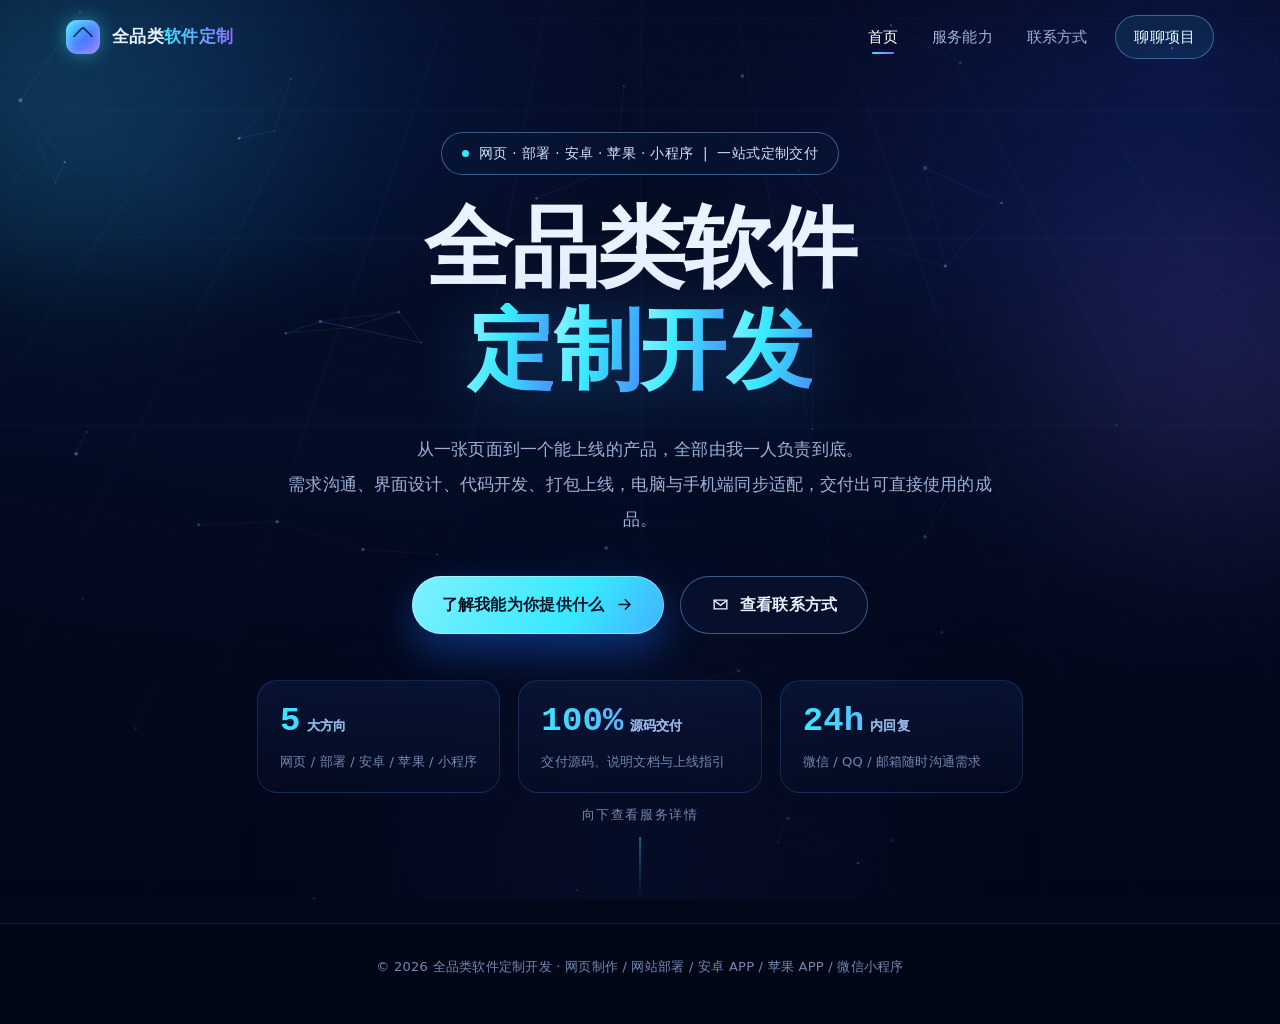
<file: index.html>
<!DOCTYPE html>
<html lang="zh-CN">
<head>
<meta charset="UTF-8" />
<meta name="viewport" content="width=device-width, initial-scale=1" />
<meta name="theme-color" content="#03071a" />
<meta name="description" content="全品类软件定制开发：网页制作、网站部署、安卓 APP、苹果 APP、微信小程序，一站式定制开发与上线交付。" />
<title>全品类软件定制开发 · 网页 / 部署 / 安卓 / 苹果 / 小程序</title>
<link rel="stylesheet" href="assets/css/style.css?v=3" />
<script>
  /* 仅在脚本可用时启用动画；内置兜底：即使主脚本加载/执行失败，页面也不会空白 */
  (function(){var h=document.documentElement;h.classList.add('js','is-loading');setTimeout(function(){if(h.classList.contains('is-loading')){h.classList.remove('is-loading','js');}},2600);})();
</script>
</head>
<body class="page page--home">

<!-- 背景层 -->
<div class="bg" aria-hidden="true">
  <span class="bg__grid"></span>
  <span class="bg__orb bg__orb--1"></span>
  <span class="bg__orb bg__orb--2"></span>
  <span class="bg__orb bg__orb--3"></span>
  <canvas class="bg__stars" id="stars"></canvas>
  <span class="bg__vignette"></span>
</div>

<!-- 转场幕布 -->
<div class="curtain" data-curtain aria-hidden="true"><span class="curtain__logo">DEV</span></div>

<!-- 顶部导航 -->
<header class="nav" data-nav-bar>
  <div class="nav__inner">
    <a class="brand" href="index.html" data-nav>
      <span class="brand__mark" aria-hidden="true"></span>
      <span class="brand__text">全品类<em>软件定制</em></span>
    </a>
    <button class="nav__toggle" data-menu-toggle aria-controls="nav-links" aria-expanded="false" aria-label="展开导航菜单">
      <span></span><span></span><span></span>
    </button>
    <nav class="nav__links" id="nav-links" data-nav-links aria-label="主导航">
      <a href="index.html" class="is-active" data-nav>首页</a>
      <a href="services.html" data-nav>服务能力</a>
      <a href="contact.html" data-nav>联系方式</a>
      <a class="nav__cta" href="contact.html" data-nav>聊聊项目</a>
    </nav>
  </div>
  <span class="progress" data-progress aria-hidden="true"></span>
</header>

<main class="hero" data-pointer-glow>
  <span class="hero__glow" aria-hidden="true"></span>

  <div class="hero__inner">
    <p class="hero__badge" data-reveal data-delay="0">
      <span class="dot" aria-hidden="true"></span>
      网页 · 部署 · 安卓 · 苹果 · 小程序 &nbsp;|&nbsp; 一站式定制交付
    </p>

    <h1 class="hero__title" data-reveal data-delay="60">
      <span class="hero__line"><span data-split>全品类软件</span></span>
      <span class="hero__line hero__line--accent"><span data-split>定制开发</span></span>
    </h1>

    <p class="hero__sub" data-reveal data-delay="120">
      从一张页面到一个能上线的产品，全部由我一人负责到底。<br />
      需求沟通、界面设计、代码开发、打包上线，电脑与手机端同步适配，交付出可直接使用的成品。
    </p>

    <div class="hero__actions" data-reveal data-delay="180">
      <a class="btn btn--primary" href="services.html" data-nav data-sheet-link>
        <span class="btn__label">了解我能为你提供什么</span>
        <svg class="btn__icon" viewBox="0 0 24 24" aria-hidden="true"><path d="M5 12h13M13 6l6 6-6 6" fill="none" stroke="currentColor" stroke-width="1.9" stroke-linecap="round" stroke-linejoin="round"/></svg>
      </a>
      <a class="btn btn--ghost" href="contact.html" data-nav>
        <svg class="btn__icon" viewBox="0 0 24 24" aria-hidden="true"><path d="M4 6.5h16v11H4z" fill="none" stroke="currentColor" stroke-width="1.7"/><path d="M4 7l8 6 8-6" fill="none" stroke="currentColor" stroke-width="1.7" stroke-linecap="round"/></svg>
        <span class="btn__label">查看联系方式</span>
      </a>
    </div>

    <ul class="hero__stats" data-reveal data-delay="240">
      <li class="stat">
        <span class="stat__num"><span data-count="5">0</span><i>大方向</i></span>
        <span class="stat__label">网页 / 部署 / 安卓 / 苹果 / 小程序</span>
      </li>
      <li class="stat">
        <span class="stat__num"><span data-count="100" data-suffix="%">0</span><i>源码交付</i></span>
        <span class="stat__label">交付源码、说明文档与上线指引</span>
      </li>
      <li class="stat">
        <span class="stat__num"><span data-count="24" data-suffix="h">0</span><i>内回复</i></span>
        <span class="stat__label">微信 / QQ / 邮箱随时沟通需求</span>
      </li>
    </ul>
  </div>

  <a class="hero__scroll" href="services.html" data-nav data-sheet-link>
    <span>向下查看服务详情</span>
    <span class="hero__scroll-line" aria-hidden="true"></span>
  </a>
</main>

<footer class="foot">
  <p class="foot__text">© <span data-year>2026</span> 全品类软件定制开发 · 网页制作 / 网站部署 / 安卓 APP / 苹果 APP / 微信小程序</p>
</footer>

<script src="assets/js/main.js?v=2"></script>
</body>
</html>
</file>
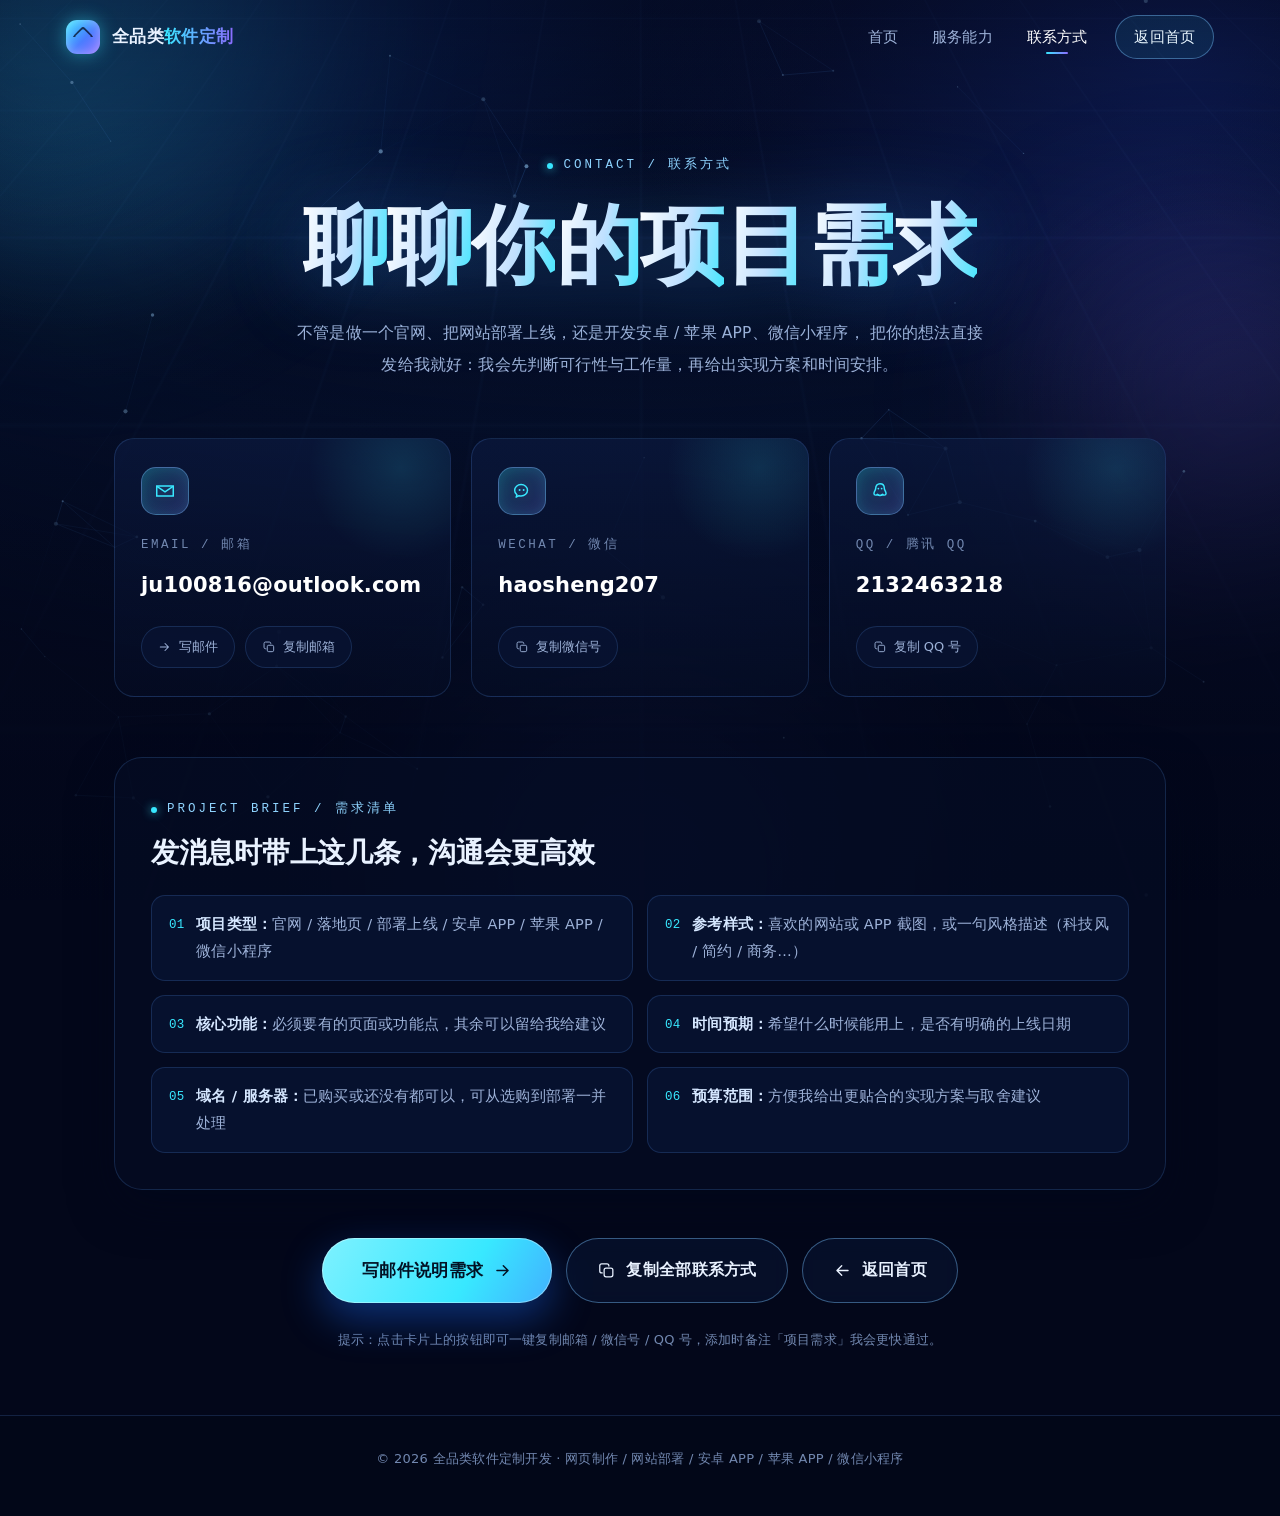
<file: contact.html>
<!DOCTYPE html>
<html lang="zh-CN">
<head>
<meta charset="UTF-8" />
<meta name="viewport" content="width=device-width, initial-scale=1" />
<meta name="theme-color" content="#03071a" />
<meta name="description" content="联系方式：邮箱 ju100816@outlook.com，微信 haosheng207，QQ 2132463218。聊聊你的项目需求。" />
<title>聊聊你的项目需求 · 联系方式</title>
<link rel="stylesheet" href="assets/css/style.css?v=3" />
<script>
  /* 仅在脚本可用时启用动画；内置兜底：即使主脚本加载/执行失败，页面也不会空白 */
  (function(){var h=document.documentElement;h.classList.add('js','is-loading');setTimeout(function(){if(h.classList.contains('is-loading')){h.classList.remove('is-loading','js');}},2600);})();
</script>
</head>
<body class="page page--contact">

<!-- 背景层 -->
<div class="bg" aria-hidden="true">
  <span class="bg__grid"></span>
  <span class="bg__orb bg__orb--1"></span>
  <span class="bg__orb bg__orb--2"></span>
  <span class="bg__orb bg__orb--3"></span>
  <canvas class="bg__stars" id="stars"></canvas>
  <span class="bg__vignette"></span>
</div>

<!-- 转场幕布 -->
<div class="curtain" data-curtain aria-hidden="true"><span class="curtain__logo">DEV</span></div>

<!-- 顶部导航 -->
<header class="nav" data-nav-bar>
  <div class="nav__inner">
    <a class="brand" href="index.html" data-nav>
      <span class="brand__mark" aria-hidden="true"></span>
      <span class="brand__text">全品类<em>软件定制</em></span>
    </a>
    <button class="nav__toggle" data-menu-toggle aria-controls="nav-links" aria-expanded="false" aria-label="展开导航菜单">
      <span></span><span></span><span></span>
    </button>
    <nav class="nav__links" id="nav-links" data-nav-links aria-label="主导航">
      <a href="index.html" data-nav>首页</a>
      <a href="services.html" data-nav>服务能力</a>
      <a href="contact.html" class="is-active" data-nav>联系方式</a>
      <a class="nav__cta" href="index.html" data-nav>返回首页</a>
    </nav>
  </div>
  <span class="progress" data-progress aria-hidden="true"></span>
</header>

<main class="contact-wrap">
  <header class="contact-head">
    <p class="eyebrow" data-reveal data-delay="0"><span class="dot" aria-hidden="true"></span>Contact / 联系方式</p>
    <h1 class="contact-title" data-reveal data-delay="60"><span data-split>聊聊你的项目需求</span></h1>
    <p class="contact-sub" data-reveal data-delay="120">
      不管是做一个官网、把网站部署上线，还是开发安卓 / 苹果 APP、微信小程序，
      把你的想法直接发给我就好：我会先判断可行性与工作量，再给出实现方案和时间安排。
    </p>
  </header>

  <section class="contact-grid" aria-label="联系方式">
    <article class="ccard" data-reveal data-delay="0">
      <span class="ccard__icon" aria-hidden="true">
        <svg viewBox="0 0 24 24"><path d="M3 6.5h18v11H3z" fill="none" stroke="currentColor" stroke-width="1.6"/><path d="M3.6 7.3 12 13l8.4-5.7" fill="none" stroke="currentColor" stroke-width="1.6" stroke-linecap="round"/></svg>
      </span>
      <p class="ccard__label">Email / 邮箱</p>
      <a class="ccard__value" href="mailto:ju100816@outlook.com">ju100816@outlook.com</a>
      <div class="ccard__actions">
        <a class="mini" href="mailto:ju100816@outlook.com">
          <svg viewBox="0 0 24 24" aria-hidden="true"><path d="M4 12h13M12 6l6 6-6 6" fill="none" stroke="currentColor" stroke-width="1.8" stroke-linecap="round" stroke-linejoin="round"/></svg>
          写邮件
        </a>
        <button class="mini" type="button" data-copy="ju100816@outlook.com" data-copy-label="邮箱">
          <svg viewBox="0 0 24 24" aria-hidden="true"><rect x="9" y="9" width="11" height="11" rx="2.5" fill="none" stroke="currentColor" stroke-width="1.6"/><path d="M15 6.4V6a2.5 2.5 0 0 0-2.5-2.5H6A2.5 2.5 0 0 0 3.5 6v6.5A2.5 2.5 0 0 0 6 15h.6" fill="none" stroke="currentColor" stroke-width="1.6" stroke-linecap="round"/></svg>
          复制邮箱
        </button>
      </div>
    </article>

    <article class="ccard" data-reveal data-delay="70">
      <span class="ccard__icon" aria-hidden="true">
        <svg viewBox="0 0 24 24"><path d="M4 11.2c0-3.4 3.1-6.2 7-6.2s7 2.8 7 6.2-3.1 6.2-7 6.2c-.8 0-1.6-.1-2.3-.3L5.6 18.7l.9-2.5A5.9 5.9 0 0 1 4 11.2Z" fill="none" stroke="currentColor" stroke-width="1.6" stroke-linejoin="round"/><circle cx="9.4" cy="11" r="1.05" fill="currentColor"/><circle cx="13.8" cy="11" r="1.05" fill="currentColor"/></svg>
      </span>
      <p class="ccard__label">WeChat / 微信</p>
      <span class="ccard__value">haosheng207</span>
      <div class="ccard__actions">
        <button class="mini" type="button" data-copy="haosheng207" data-copy-label="微信号">
          <svg viewBox="0 0 24 24" aria-hidden="true"><rect x="9" y="9" width="11" height="11" rx="2.5" fill="none" stroke="currentColor" stroke-width="1.6"/><path d="M15 6.4V6a2.5 2.5 0 0 0-2.5-2.5H6A2.5 2.5 0 0 0 3.5 6v6.5A2.5 2.5 0 0 0 6 15h.6" fill="none" stroke="currentColor" stroke-width="1.6" stroke-linecap="round"/></svg>
          复制微信号
        </button>
      </div>
    </article>

    <article class="ccard" data-reveal data-delay="140">
      <span class="ccard__icon" aria-hidden="true">
        <svg viewBox="0 0 24 24"><path d="M12 4c2.8 0 4.7 2.1 4.7 4.9 0 .9.3 1.6.7 2.3.7 1.2 1.2 2.3 1.2 3.4 0 1.2-.8 1.9-1.9 1.9-.8 0-1.4-.3-1.9-.8-.7.7-1.6 1.1-2.8 1.1s-2.1-.4-2.8-1.1c-.5.5-1.1.8-1.9.8-1.1 0-1.9-.7-1.9-1.9 0-1.1.5-2.2 1.2-3.4.4-.7.7-1.4.7-2.3C7.3 6.1 9.2 4 12 4Z" fill="none" stroke="currentColor" stroke-width="1.6" stroke-linejoin="round"/><circle cx="10.2" cy="9.3" r=".95" fill="currentColor"/><circle cx="13.8" cy="9.3" r=".95" fill="currentColor"/></svg>
      </span>
      <p class="ccard__label">QQ / 腾讯 QQ</p>
      <span class="ccard__value">2132463218</span>
      <div class="ccard__actions">
        <button class="mini" type="button" data-copy="2132463218" data-copy-label="QQ 号">
          <svg viewBox="0 0 24 24" aria-hidden="true"><rect x="9" y="9" width="11" height="11" rx="2.5" fill="none" stroke="currentColor" stroke-width="1.6"/><path d="M15 6.4V6a2.5 2.5 0 0 0-2.5-2.5H6A2.5 2.5 0 0 0 3.5 6v6.5A2.5 2.5 0 0 0 6 15h.6" fill="none" stroke="currentColor" stroke-width="1.6" stroke-linecap="round"/></svg>
          复制 QQ 号
        </button>
      </div>
    </article>

  </section>

  <section class="needs" data-reveal>
    <p class="eyebrow"><span class="dot" aria-hidden="true"></span>Project Brief / 需求清单</p>
    <h2 class="needs__title">发消息时带上这几条，沟通会更高效</h2>
    <ul class="needs__list">
      <li><span class="num">01</span><span><b>项目类型：</b>官网 / 落地页 / 部署上线 / 安卓 APP / 苹果 APP / 微信小程序</span></li>
      <li><span class="num">02</span><span><b>参考样式：</b>喜欢的网站或 APP 截图，或一句风格描述（科技风 / 简约 / 商务…）</span></li>
      <li><span class="num">03</span><span><b>核心功能：</b>必须要有的页面或功能点，其余可以留给我给建议</span></li>
      <li><span class="num">04</span><span><b>时间预期：</b>希望什么时候能用上，是否有明确的上线日期</span></li>
      <li><span class="num">05</span><span><b>域名 / 服务器：</b>已购买或还没有都可以，可从选购到部署一并处理</span></li>
      <li><span class="num">06</span><span><b>预算范围：</b>方便我给出更贴合的实现方案与取舍建议</span></li>
    </ul>
  </section>

  <div class="contact-cta" data-reveal>
    <a class="btn btn--primary btn--lg" href="mailto:ju100816@outlook.com">
      <span class="btn__label">写邮件说明需求</span>
      <svg class="btn__icon" viewBox="0 0 24 24" aria-hidden="true"><path d="M5 12h13M13 6l6 6-6 6" fill="none" stroke="currentColor" stroke-width="1.9" stroke-linecap="round" stroke-linejoin="round"/></svg>
    </a>
    <button class="btn btn--ghost" type="button" data-copy="微信：haosheng207 / QQ：2132463218 / 邮箱：ju100816@outlook.com" data-copy-label="全部联系方式">
      <svg class="btn__icon" viewBox="0 0 24 24" aria-hidden="true"><rect x="9" y="9" width="11" height="11" rx="2.5" fill="none" stroke="currentColor" stroke-width="1.6"/><path d="M15 6.4V6a2.5 2.5 0 0 0-2.5-2.5H6A2.5 2.5 0 0 0 3.5 6v6.5A2.5 2.5 0 0 0 6 15h.6" fill="none" stroke="currentColor" stroke-width="1.6" stroke-linecap="round"/></svg>
      <span class="btn__label">复制全部联系方式</span>
    </button>
    <button class="btn btn--ghost" type="button" data-back="index.html">
      <svg class="btn__icon" viewBox="0 0 24 24" aria-hidden="true"><path d="M19 12H6M11 6l-6 6 6 6" fill="none" stroke="currentColor" stroke-width="1.7" stroke-linecap="round" stroke-linejoin="round"/></svg>
      <span class="btn__label">返回首页</span>
    </button>
  </div>

  <p class="contact-tip">提示：点击卡片上的按钮即可一键复制邮箱 / 微信号 / QQ 号，添加时备注「项目需求」我会更快通过。</p>

</main>

<footer class="foot">
  <p class="foot__text">© <span data-year>2026</span> 全品类软件定制开发 · 网页制作 / 网站部署 / 安卓 APP / 苹果 APP / 微信小程序</p>
</footer>

<script src="assets/js/main.js?v=2"></script>
</body>
</html>
</file>
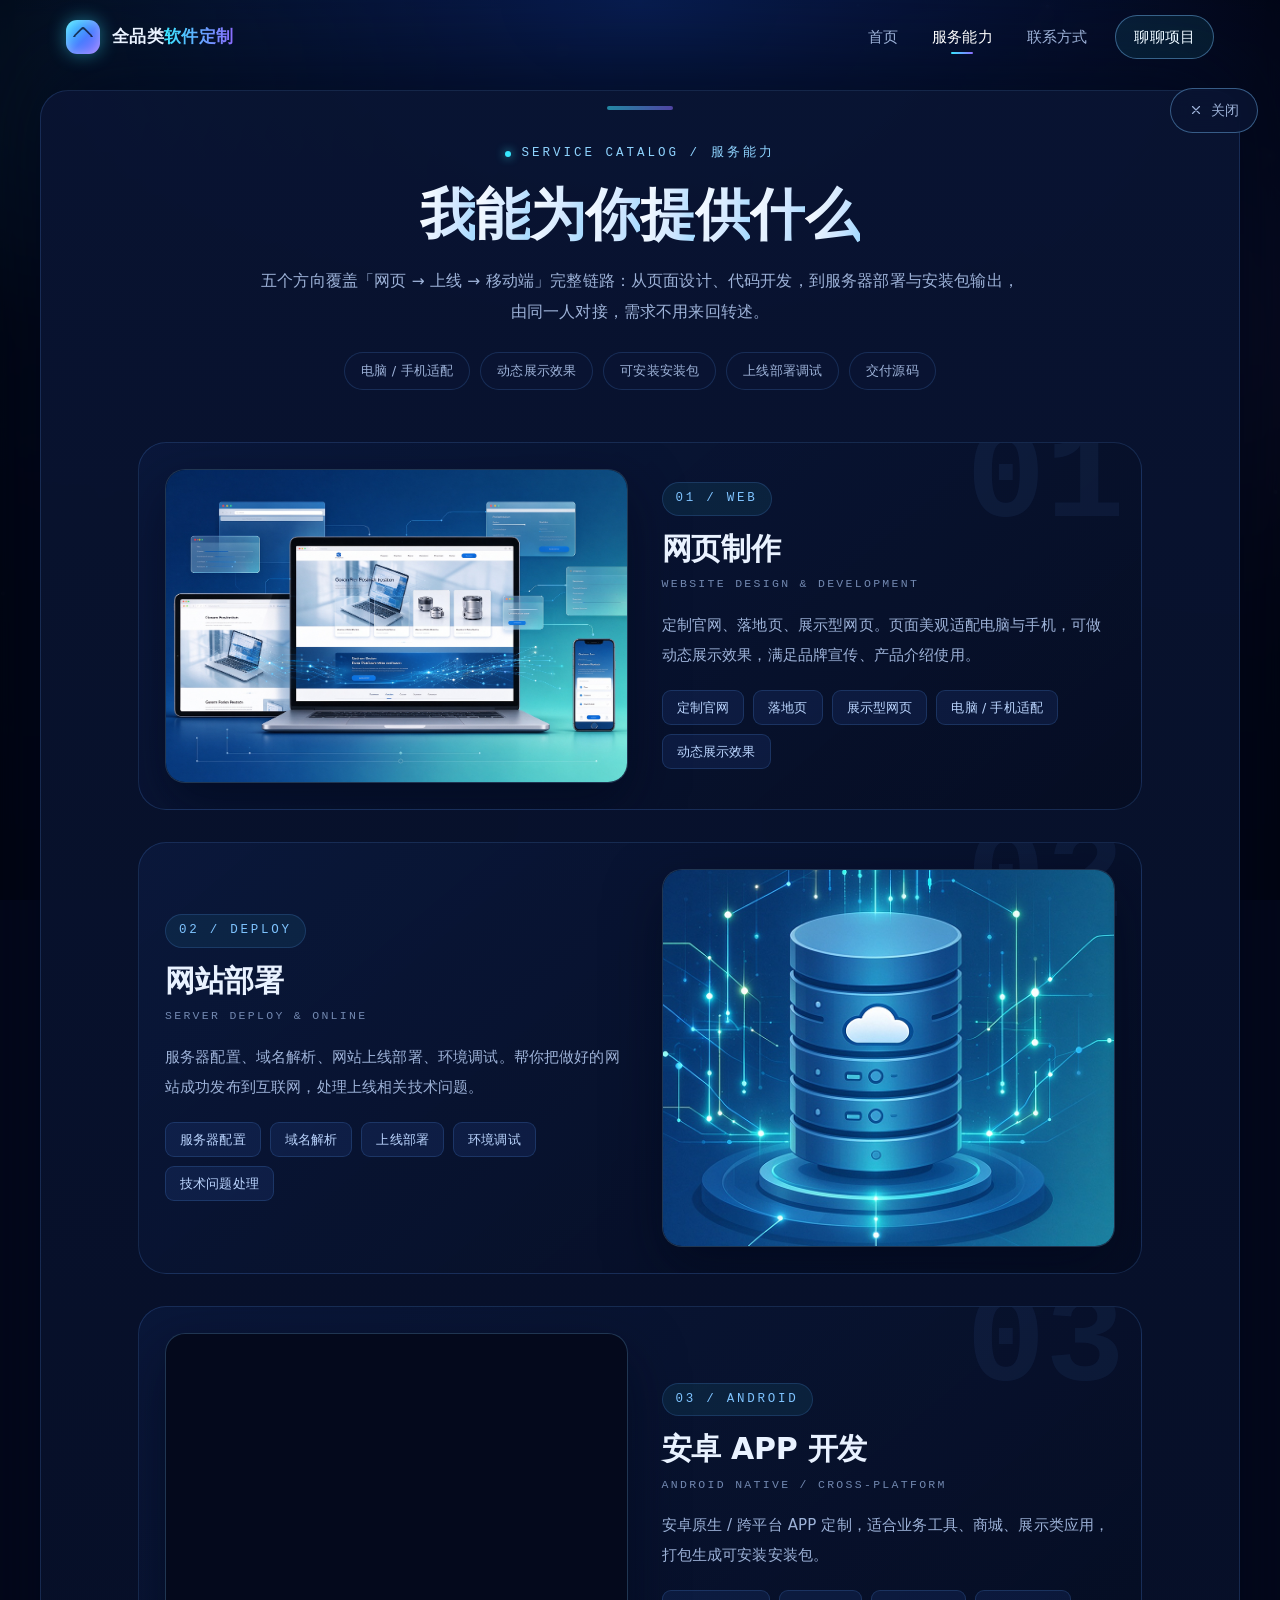
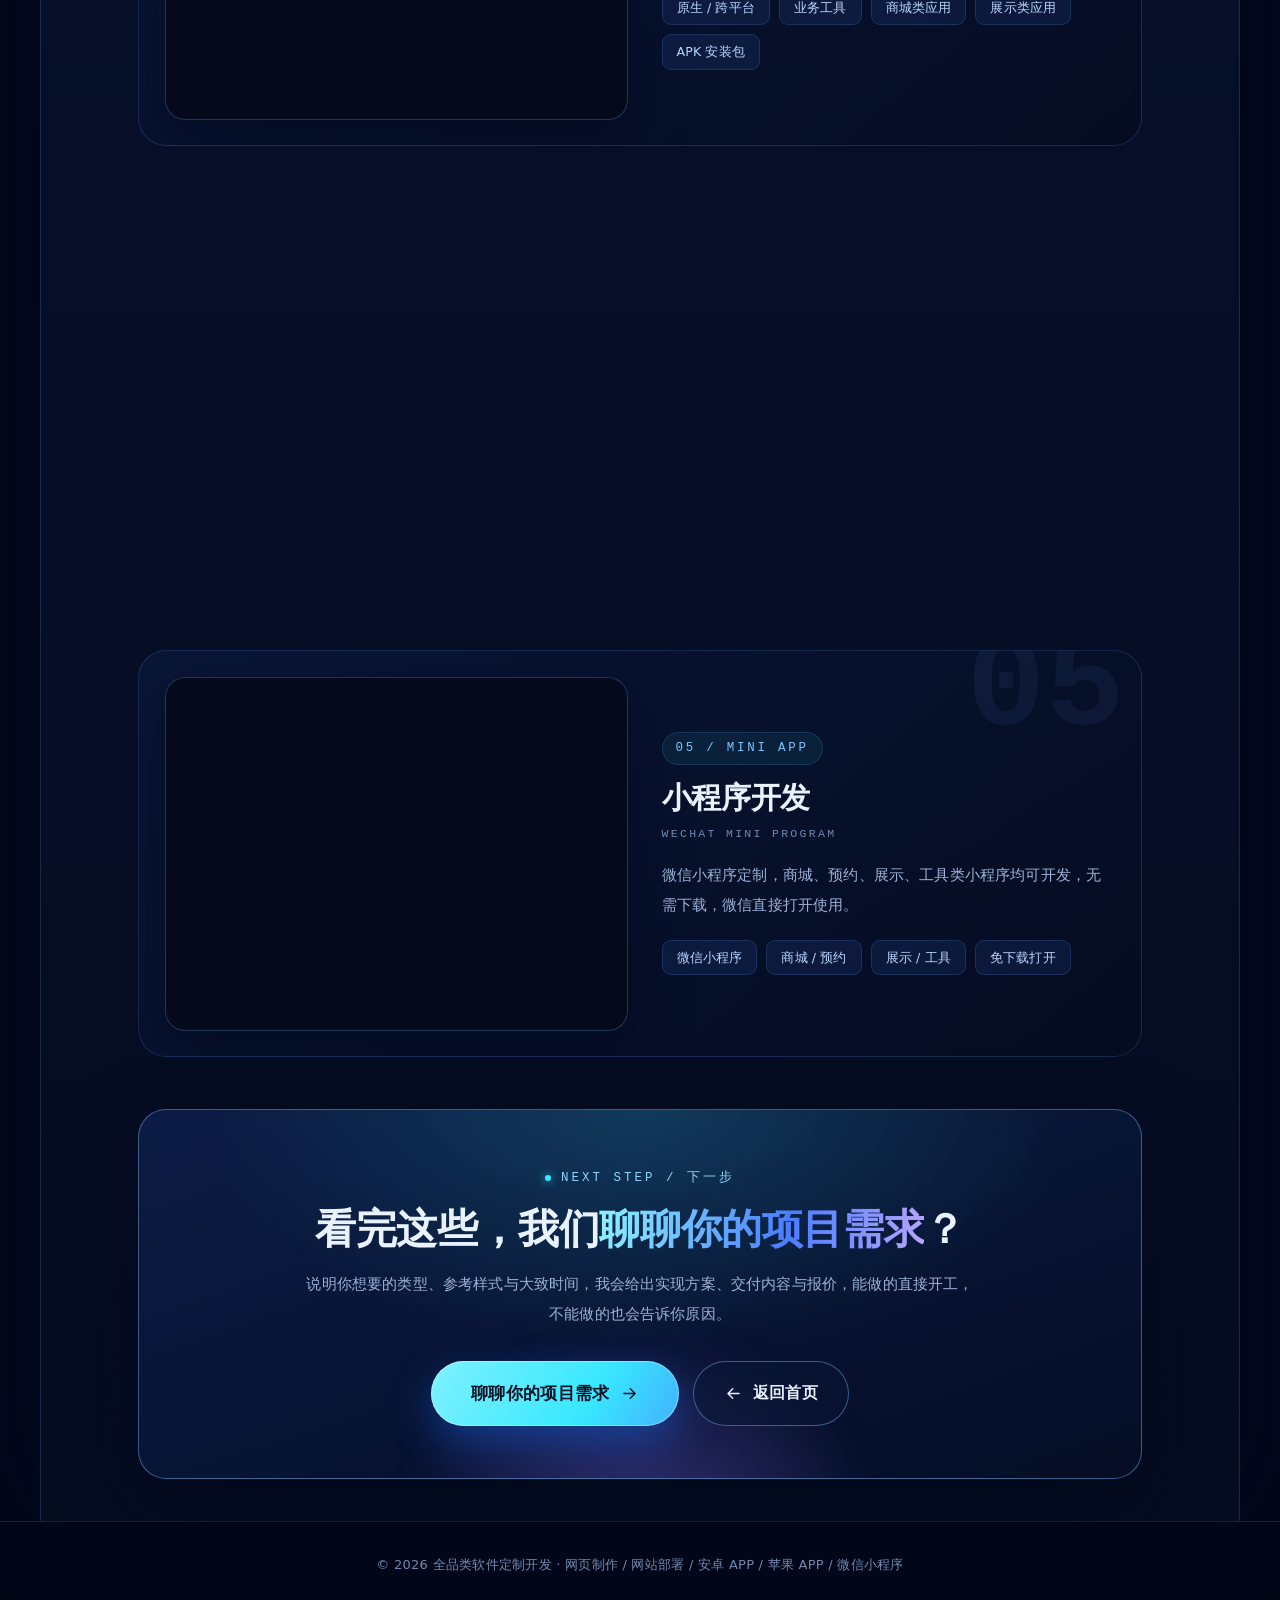
<file: services.html>
<!DOCTYPE html>
<html lang="zh-CN">
<head>
<meta charset="UTF-8" />
<meta name="viewport" content="width=device-width, initial-scale=1" />
<meta name="theme-color" content="#03071a" />
<meta name="description" content="服务能力：网页制作、网站部署、安卓 APP 开发、苹果 APP 开发、微信小程序开发，全流程定制与上线交付。" />
<title>我能为你提供什么 · 全品类软件定制开发</title>
<link rel="stylesheet" href="assets/css/style.css?v=3" />
<script>
  /* 仅在脚本可用时启用动画；内置兜底：即使主脚本加载/执行失败，页面也不会空白 */
  (function(){var h=document.documentElement;h.classList.add('js','is-loading');setTimeout(function(){if(h.classList.contains('is-loading')){h.classList.remove('is-loading','js');}},2600);})();
</script>
</head>
<body class="page page--sheet">

<!-- 背景层 -->
<div class="bg" aria-hidden="true">
  <span class="bg__grid"></span>
  <span class="bg__orb bg__orb--1"></span>
  <span class="bg__orb bg__orb--2"></span>
  <span class="bg__orb bg__orb--3"></span>
  <canvas class="bg__stars" id="stars"></canvas>
  <span class="bg__vignette"></span>
</div>

<!-- 弹出层背景遮罩 -->
<div class="sheet-backdrop" aria-hidden="true"></div>

<!-- 转场幕布 -->
<div class="curtain" data-curtain aria-hidden="true"><span class="curtain__logo">DEV</span></div>

<!-- 顶部导航 -->
<header class="nav" data-nav-bar>
  <div class="nav__inner">
    <a class="brand" href="index.html" data-nav>
      <span class="brand__mark" aria-hidden="true"></span>
      <span class="brand__text">全品类<em>软件定制</em></span>
    </a>
    <button class="nav__toggle" data-menu-toggle aria-controls="nav-links" aria-expanded="false" aria-label="展开导航菜单">
      <span></span><span></span><span></span>
    </button>
    <nav class="nav__links" id="nav-links" data-nav-links aria-label="主导航">
      <a href="index.html" data-nav>首页</a>
      <a href="services.html" class="is-active" data-nav>服务能力</a>
      <a href="contact.html" data-nav>联系方式</a>
      <a class="nav__cta" href="contact.html" data-nav>聊聊项目</a>
    </nav>
  </div>
  <span class="progress" data-progress aria-hidden="true"></span>
</header>

<!-- 关闭按钮（返回首页） -->
<button class="sheet-close" data-back="index.html" aria-label="关闭并返回首页">
  <svg viewBox="0 0 24 24" aria-hidden="true"><path d="M6 6l12 12M18 6L6 18" fill="none" stroke="currentColor" stroke-width="2" stroke-linecap="round"/></svg>
  <span>关闭</span>
</button>

<!-- 弹出内容面板 -->
<main class="sheet">
  <span class="sheet__grip" aria-hidden="true"></span>

  <div class="sheet__inner">
    <header class="sheet__head">
      <p class="eyebrow" data-reveal data-delay="0"><span class="dot" aria-hidden="true"></span>Service Catalog / 服务能力</p>
      <h1 class="sheet__title" data-reveal data-delay="60"><span data-split>我能为你提供什么</span></h1>
      <p class="sheet__lead" data-reveal data-delay="120">
        五个方向覆盖「网页 → 上线 → 移动端」完整链路：从页面设计、代码开发，到服务器部署与安装包输出，
        由同一人对接，需求不用来回转述。
      </p>
      <ul class="chips" data-reveal data-delay="180">
        <li>电脑 / 手机适配</li>
        <li>动态展示效果</li>
        <li>可安装安装包</li>
        <li>上线部署调试</li>
        <li>交付源码</li>
      </ul>
    </header>

    <section class="services" aria-label="服务详情">
      <article class="service" data-index="01" id="web" data-reveal data-delay="0">
        <figure class="service__media" data-tilt>
          <img class="service__img--web" src="assets/img/service-web.png?v=3" alt="网页制作示例：定制官网、落地页与展示型网页的电脑端与手机端界面" loading="lazy" decoding="async" />
        </figure>
        <div class="service__body">
          <span class="service__no">01 / WEB</span>
          <h2 class="service__title">网页制作</h2>
          <p class="service__en">Website Design &amp; Development</p>
          <p class="service__desc">
            定制官网、落地页、展示型网页。页面美观适配电脑与手机，可做动态展示效果，满足品牌宣传、产品介绍使用。
          </p>
          <ul class="tags">
            <li>定制官网</li>
            <li>落地页</li>
            <li>展示型网页</li>
            <li>电脑 / 手机适配</li>
            <li>动态展示效果</li>
          </ul>
        </div>
      </article>

      <article class="service service--rev" data-index="02" id="deploy" data-reveal data-delay="0">
        <figure class="service__media" data-tilt>
          <img class="service__img--deploy" src="assets/img/service-deploy.png?v=3" alt="网站部署示例：服务器配置、域名解析与网站上线调试界面" loading="lazy" decoding="async" />
        </figure>
        <div class="service__body">
          <span class="service__no">02 / DEPLOY</span>
          <h2 class="service__title">网站部署</h2>
          <p class="service__en">Server Deploy &amp; Online</p>
          <p class="service__desc">
            服务器配置、域名解析、网站上线部署、环境调试。帮你把做好的网站成功发布到互联网，处理上线相关技术问题。
          </p>
          <ul class="tags">
            <li>服务器配置</li>
            <li>域名解析</li>
            <li>上线部署</li>
            <li>环境调试</li>
            <li>技术问题处理</li>
          </ul>
        </div>
      </article>

      <article class="service" data-index="03" id="android" data-reveal data-delay="0">
        <figure class="service__media" data-tilt>
          <img class="service__img--android" src="assets/img/service-android.png?v=3" alt="安卓 APP 开发示例：安卓原生与跨平台 APP 界面及可安装安装包" loading="lazy" decoding="async" />
        </figure>
        <div class="service__body">
          <span class="service__no">03 / ANDROID</span>
          <h2 class="service__title">安卓 APP 开发</h2>
          <p class="service__en">Android Native / Cross-Platform</p>
          <p class="service__desc">
            安卓原生 / 跨平台 APP 定制，适合业务工具、商城、展示类应用，打包生成可安装安装包。
          </p>
          <ul class="tags">
            <li>原生 / 跨平台</li>
            <li>业务工具</li>
            <li>商城类应用</li>
            <li>展示类应用</li>
            <li>APK 安装包</li>
          </ul>
        </div>
      </article>

      <article class="service service--rev" data-index="04" id="ios" data-reveal data-delay="0">
        <figure class="service__media" data-tilt>
          <img class="service__img--ios" src="assets/img/service-ios.png?v=3" alt="苹果 APP 开发示例：iOS 定制界面与 iPhone 设备适配效果" loading="lazy" decoding="async" />
        </figure>
        <div class="service__body">
          <span class="service__no">04 / IOS</span>
          <h2 class="service__title">苹果 APP 开发</h2>
          <p class="service__en">iOS App Development</p>
          <p class="service__desc">
            iOS 苹果 APP 定制开发，可完成打包 ipa，适配 iPhone 设备。
          </p>
          <ul class="tags">
            <li>iOS 定制开发</li>
            <li>打包 ipa</li>
            <li>iPhone 适配</li>
            <li>真机调试</li>
          </ul>
        </div>
      </article>

      <article class="service" data-index="05" id="miniapp" data-reveal data-delay="0">
        <figure class="service__media" data-tilt>
          <img class="service__img--miniapp" src="assets/img/service-miniapp.png?v=3" alt="微信小程序开发示例：商城、预约、展示与工具类小程序界面" loading="lazy" decoding="async" />
        </figure>
        <div class="service__body">
          <span class="service__no">05 / MINI APP</span>
          <h2 class="service__title">小程序开发</h2>
          <p class="service__en">WeChat Mini Program</p>
          <p class="service__desc">
            微信小程序定制，商城、预约、展示、工具类小程序均可开发，无需下载，微信直接打开使用。
          </p>
          <ul class="tags">
            <li>微信小程序</li>
            <li>商城 / 预约</li>
            <li>展示 / 工具</li>
            <li>免下载打开</li>
          </ul>
        </div>
      </article>

    </section>

    <section class="cta" data-reveal>
      <span class="cta__glow" aria-hidden="true"></span>
      <p class="eyebrow"><span class="dot" aria-hidden="true"></span>Next Step / 下一步</p>
      <h2 class="cta__title">看完这些，我们<em>聊聊你的项目需求</em>？</h2>
      <p class="cta__text">
        说明你想要的类型、参考样式与大致时间，我会给出实现方案、交付内容与报价，能做的直接开工，不能做的也会告诉你原因。
      </p>
      <div class="cta__actions">
        <a class="btn btn--primary btn--lg" href="contact.html" data-nav>
          <span class="btn__label">聊聊你的项目需求</span>
          <svg class="btn__icon" viewBox="0 0 24 24" aria-hidden="true"><path d="M5 12h13M13 6l6 6-6 6" fill="none" stroke="currentColor" stroke-width="1.9" stroke-linecap="round" stroke-linejoin="round"/></svg>
        </a>
        <button class="btn btn--ghost" type="button" data-back="index.html">
          <svg class="btn__icon" viewBox="0 0 24 24" aria-hidden="true"><path d="M19 12H6M11 6l-6 6 6 6" fill="none" stroke="currentColor" stroke-width="1.7" stroke-linecap="round" stroke-linejoin="round"/></svg>
          <span class="btn__label">返回首页</span>
        </button>
      </div>
    </section>

  </div>
</main>

<footer class="foot">
  <p class="foot__text">© <span data-year>2026</span> 全品类软件定制开发 · 网页制作 / 网站部署 / 安卓 APP / 苹果 APP / 微信小程序</p>
</footer>

<script src="assets/js/main.js?v=2"></script>
</body>
</html>
</file>
<file: assets/css/style.css>
/* ==========================================================================
   全品类软件定制开发 · 深蓝科技风主题
   纯静态前端样式（零依赖 / 无 CDN / 可直接双击本地打开）
   ========================================================================== */

/* ---------------------------- 1. 变量与基础 ---------------------------- */
:root{
  --bg-0:#03071a;
  --bg-1:#061033;
  --bg-2:#0b1b4d;

  --panel:rgba(11,25,62,.55);
  --panel-2:rgba(8,18,46,.74);
  --line:rgba(96,160,255,.18);
  --line-strong:rgba(122,196,255,.42);

  --cyan:#38e8ff;
  --blue:#4a7dff;
  --violet:#8b6cff;

  --text:#e9f2ff;
  --muted:#9db2d8;
  --muted-2:#7288b0;

  --radius:20px;
  --radius-sm:12px;
  --radius-lg:28px;

  --shadow-soft:0 18px 44px rgba(2,8,28,.55);
  --shadow-card:0 28px 70px rgba(2,8,28,.66);
  --glow-cyan:0 0 0 1px rgba(56,232,255,.28), 0 18px 46px rgba(24,84,220,.36);

  --ease:cubic-bezier(.22,.61,.36,1);
  --ease-out:cubic-bezier(.16,1,.3,1);
  --nav-h:74px;

  --font:"PingFang SC","HarmonyOS Sans SC","Microsoft YaHei","Noto Sans SC",system-ui,-apple-system,"Segoe UI",Roboto,"Helvetica Neue",Arial,sans-serif;
  --mono:ui-monospace,SFMono-Regular,"JetBrains Mono",Consolas,"Courier New",monospace;
}

*,*::before,*::after{box-sizing:border-box}
html{-webkit-text-size-adjust:100%}
body{
  margin:0;
  font-family:var(--font);
  color:var(--text);
  background:var(--bg-0);
  line-height:1.7;
  letter-spacing:.01em;
  overflow-x:hidden;
  -webkit-font-smoothing:antialiased;
  text-rendering:optimizeLegibility;
  min-height:100%;
}
img{max-width:100%;display:block}
a{color:inherit;text-decoration:none}
ul,ol{margin:0;padding:0;list-style:none}
p{margin:0}
h1,h2,h3,h4{margin:0;font-weight:800;line-height:1.15;letter-spacing:-.01em}
button{font:inherit;color:inherit;background:none;border:0;cursor:pointer}
:focus-visible{outline:2px solid var(--cyan);outline-offset:3px;border-radius:8px}
::selection{background:rgba(56,232,255,.3);color:#fff}

::-webkit-scrollbar{width:10px;height:10px}
::-webkit-scrollbar-track{background:#040a20}
::-webkit-scrollbar-thumb{
  background:linear-gradient(180deg,var(--blue),var(--violet));
  border-radius:20px;
  border:2px solid #040a20;
}
::-webkit-scrollbar-thumb:hover{background:linear-gradient(180deg,var(--cyan),var(--blue))}

/* ---------------------------- 2. 背景层 ---------------------------- */
.bg{
  position:fixed;
  inset:0;
  z-index:0;
  overflow:hidden;
  pointer-events:none;
  background:
    radial-gradient(1200px 700px at 12% -10%, #0d2a6b 0%, rgba(3,7,26,0) 60%),
    radial-gradient(900px 600px at 92% 6%, #10205e 0%, rgba(3,7,26,0) 62%),
    linear-gradient(180deg,#03071a 0%, #05102c 48%, #03071a 100%);
}
.bg__grid{
  position:absolute;
  inset:-20% -10%;
  background-image:
    linear-gradient(rgba(88,148,255,.075) 1px, transparent 1px),
    linear-gradient(90deg, rgba(88,148,255,.075) 1px, transparent 1px);
  background-size:64px 64px, 64px 64px;
  transform:perspective(600px) rotateX(58deg) translateY(-6%);
  transform-origin:top center;
  mask-image:linear-gradient(180deg, rgba(0,0,0,.95), rgba(0,0,0,0) 62%);
  -webkit-mask-image:linear-gradient(180deg, rgba(0,0,0,.95), rgba(0,0,0,0) 62%);
  animation:gridDrift 22s linear infinite;
}
@keyframes gridDrift{
  from{background-position:0 0, 0 0}
  to{background-position:0 64px, 64px 0}
}
.bg__orb{
  position:absolute;
  border-radius:50%;
  filter:blur(70px);
  opacity:.55;
  will-change:transform;
}
.bg__orb--1{
  width:44vw;height:44vw;min-width:320px;min-height:320px;
  top:-14vw;left:-10vw;
  background:radial-gradient(circle at 30% 30%, rgba(56,232,255,.62), rgba(56,232,255,0) 68%);
  animation:float1 18s var(--ease) infinite;
}
.bg__orb--2{
  width:38vw;height:38vw;min-width:280px;min-height:280px;
  top:22vh;right:-12vw;
  background:radial-gradient(circle at 60% 40%, rgba(138,108,255,.55), rgba(138,108,255,0) 70%);
  animation:float2 24s var(--ease) infinite;
}
.bg__orb--3{
  width:52vw;height:52vw;min-width:340px;min-height:340px;
  bottom:-24vw;left:24vw;
  background:radial-gradient(circle at 50% 50%, rgba(74,125,255,.42), rgba(74,125,255,0) 72%);
  animation:float3 30s var(--ease) infinite;
}
@keyframes float1{
  0%,100%{transform:translate3d(0,0,0) scale(1)}
  50%{transform:translate3d(6vw,4vh,0) scale(1.08)}
}
@keyframes float2{
  0%,100%{transform:translate3d(0,0,0) scale(1.04)}
  50%{transform:translate3d(-7vw,6vh,0) scale(1)}
}
@keyframes float3{
  0%,100%{transform:translate3d(0,0,0) scale(1)}
  50%{transform:translate3d(4vw,-5vh,0) scale(1.1)}
}
.bg__stars{position:absolute;inset:0;width:100%;height:100%;opacity:.85}
.bg__vignette{
  position:absolute;inset:0;
  background:
    radial-gradient(120% 80% at 50% 0%, rgba(3,7,26,0) 40%, rgba(3,7,26,.72) 100%),
    linear-gradient(180deg, rgba(3,7,26,.5), rgba(3,7,26,0) 26%);
}

/* ---------------------------- 3. 转场幕布 ---------------------------- */
.curtain{
  position:fixed;
  inset:0;
  z-index:300;
  display:grid;
  place-items:center;
  background:
    radial-gradient(700px 500px at 50% 50%, rgba(24,84,220,.35), rgba(3,7,26,0) 70%),
    linear-gradient(180deg, var(--bg-0), var(--bg-1));
  opacity:0;
  visibility:hidden;
  pointer-events:none;
  transition:opacity .42s var(--ease), visibility .42s var(--ease);
}
/* 注意：淡出過程中 visibility 仍是 visible（.42s 過渡未結束），
   若不加 pointer-events 控制，整塊 fixed 幕布會繼續吃掉全頁點擊 →
   表現為「點了按鈕沒反應」。因此只在真正需要遮擋時才放行指針事件。 */
html.is-loading .curtain,
html.is-leaving .curtain{opacity:1;visibility:visible;pointer-events:auto}
.curtain__logo{
  position:relative;
  font-family:var(--mono);
  font-size:13px;
  letter-spacing:.42em;
  color:rgba(233,242,255,.72);
  padding:14px 18px 14px 22px;
}
.curtain__logo::before,
.curtain__logo::after{
  content:"";
  position:absolute;
  inset:0;
  border-radius:50%;
  border:1px solid rgba(56,232,255,.22);
}
.curtain__logo::before{animation:spin 3.4s linear infinite}
.curtain__logo::after{
  inset:-14px;
  border-color:rgba(138,108,255,.2);
  border-style:dashed;
  animation:spin 9s linear infinite reverse;
}
@keyframes spin{to{transform:rotate(360deg)}}

/* ---------------------------- 4. 顶部导航 ---------------------------- */
.nav{
  position:fixed;
  top:0;left:0;right:0;
  z-index:80;
  transition:background .4s var(--ease), backdrop-filter .4s var(--ease), border-color .4s var(--ease);
  border-bottom:1px solid transparent;
}
.nav.is-scrolled{
  background:rgba(5,12,34,.72);
  backdrop-filter:blur(14px) saturate(140%);
  -webkit-backdrop-filter:blur(14px) saturate(140%);
  border-bottom-color:var(--line);
}
.nav__inner{
  max-width:1200px;
  margin:0 auto;
  height:var(--nav-h);
  padding:0 26px;
  display:flex;
  align-items:center;
  justify-content:space-between;
  gap:18px;
}
.brand{display:inline-flex;align-items:center;gap:12px;font-weight:800}
.brand__mark{
  width:34px;height:34px;
  border-radius:11px;
  background:linear-gradient(135deg,var(--cyan),var(--blue) 55%,var(--violet));
  box-shadow:0 0 18px rgba(56,232,255,.45), inset 0 0 12px rgba(255,255,255,.35);
  position:relative;
  flex:none;
}
.brand__mark::after{
  content:"";
  position:absolute;
  inset:9px;
  border-radius:4px;
  border:2px solid rgba(3,7,26,.72);
  border-right-color:transparent;
  border-bottom-color:transparent;
  transform:rotate(45deg);
}
.brand__text{font-size:16.5px;letter-spacing:.02em}
.brand__text em{
  font-style:normal;
  background:linear-gradient(92deg,var(--cyan),var(--violet));
  -webkit-background-clip:text;
  background-clip:text;
  color:transparent;
}
.nav__links{display:flex;align-items:center;gap:6px}
.nav__links>a{
  position:relative;
  padding:9px 14px;
  border-radius:999px;
  font-size:14.5px;
  color:var(--muted);
  transition:color .3s var(--ease), background .3s var(--ease);
}
.nav__links>a::after{
  content:"";
  position:absolute;
  left:50%;bottom:4px;
  width:0;height:2px;
  border-radius:2px;
  transform:translateX(-50%);
  background:linear-gradient(90deg,var(--cyan),var(--violet));
  transition:width .34s var(--ease);
}
.nav__links>a:hover{color:#fff;background:rgba(86,160,255,.1)}
.nav__links>a:hover::after{width:22px}
.nav__links>a.is-active{color:#fff}
.nav__links>a.is-active::after{width:22px}
.nav__cta{
  margin-left:8px;
  border:1px solid var(--line-strong)!important;
  background:rgba(56,232,255,.08);
  color:#eaf7ff !important;
  padding:9px 18px !important;
}
.nav__cta:hover{
  background:linear-gradient(120deg,rgba(56,232,255,.24),rgba(138,108,255,.24))!important;
  box-shadow:0 10px 26px rgba(24,84,220,.35);
}
.nav__toggle{
  display:none;
  width:44px;height:40px;
  border-radius:12px;
  border:1px solid var(--line);
  background:rgba(9,20,50,.6);
  padding:0;
}
.nav__toggle span{
  display:block;
  width:18px;height:1.6px;
  margin:3.4px auto;
  border-radius:2px;
  background:var(--text);
  transition:transform .3s var(--ease), opacity .3s var(--ease);
}
.nav__toggle.is-active span:nth-child(1){transform:translateY(5px) rotate(45deg)}
.nav__toggle.is-active span:nth-child(2){opacity:0}
.nav__toggle.is-active span:nth-child(3){transform:translateY(-5px) rotate(-45deg)}

.progress{
  position:absolute;
  left:0;right:0;bottom:-1px;
  height:2px;
  transform:scaleX(0);
  transform-origin:0 50%;
  background:linear-gradient(90deg,var(--cyan),var(--blue) 50%,var(--violet));
  box-shadow:0 0 12px rgba(56,232,255,.6);
}

/* ---------------------------- 5. 按钮 ---------------------------- */
.btn{
  position:relative;
  display:inline-flex;
  align-items:center;
  gap:10px;
  padding:15px 30px;
  border-radius:999px;
  font-size:15.5px;
  font-weight:700;
  letter-spacing:.02em;
  overflow:hidden;
  isolation:isolate;
  transition:transform .34s var(--ease-out), box-shadow .34s var(--ease), border-color .34s var(--ease), color .34s var(--ease);
}
.btn__icon{width:19px;height:19px;flex:none;transition:transform .34s var(--ease-out)}
.btn--primary{
  color:#021225;
  background:linear-gradient(120deg,#7ef1ff,#38e8ff 34%,#4a7dff 72%,#8b6cff);
  background-size:200% 100%;
  box-shadow:0 16px 40px rgba(24,110,255,.4), inset 0 0 0 1px rgba(255,255,255,.35);
  animation:btnFlow 7s linear infinite;
}
@keyframes btnFlow{
  0%{background-position:0% 50%}
  100%{background-position:200% 50%}
}
.btn--primary::before{
  content:"";
  position:absolute;
  inset:0;
  z-index:-1;
  background:linear-gradient(120deg,rgba(255,255,255,.55),rgba(255,255,255,0) 55%);
  transform:translateX(-120%);
  transition:transform .7s var(--ease);
}
.btn--primary:hover::before{transform:translateX(120%)}
.btn--primary:hover{transform:translateY(-3px);box-shadow:0 24px 54px rgba(24,110,255,.55)}
.btn--ghost{
  color:var(--text);
  border:1px solid var(--line-strong);
  background:rgba(10,22,54,.55);
  backdrop-filter:blur(8px);
  -webkit-backdrop-filter:blur(8px);
}
.btn--ghost::after{
  content:"";
  position:absolute;
  inset:0;
  z-index:-1;
  background:radial-gradient(120px 80px at var(--mx,50%) var(--my,50%), rgba(56,232,255,.26), rgba(56,232,255,0) 70%);
  opacity:0;
  transition:opacity .4s var(--ease);
}
.btn--ghost:hover{
  transform:translateY(-3px);
  border-color:rgba(56,232,255,.62);
  box-shadow:0 18px 44px rgba(6,20,60,.6);
}
.btn--ghost:hover::after{opacity:1}
.btn:hover .btn__icon{transform:translateX(4px)}
.btn--lg{padding:18px 40px;font-size:17px}
.btn--block{width:100%;justify-content:center}
/* ---------------------------- 6. 首页 Hero ---------------------------- */
.page{position:relative;z-index:1}
.hero{
  position:relative;
  z-index:2;
  min-height:100vh;
  display:flex;
  flex-direction:column;
  align-items:center;
  justify-content:center;
  padding:calc(var(--nav-h) + 58px) 24px 130px;
  text-align:center;
  overflow:hidden;
}
.hero__glow{
  position:absolute;
  left:var(--gx,50%);
  top:var(--gy,42%);
  width:640px;height:640px;
  max-width:92vw;
  transform:translate(-50%,-50%);
  border-radius:50%;
  background:radial-gradient(circle, rgba(56,232,255,.16), rgba(56,232,255,0) 62%);
  opacity:0;
  transition:opacity .5s var(--ease);
  pointer-events:none;
}
.hero:hover .hero__glow{opacity:1}
.hero__inner{position:relative;z-index:1;display:flex;flex-direction:column;align-items:center;max-width:1040px}

.hero__badge{
  display:inline-flex;
  align-items:center;
  gap:10px;
  padding:9px 20px;
  border-radius:999px;
  border:1px solid var(--line-strong);
  background:rgba(9,22,54,.6);
  backdrop-filter:blur(10px);
  -webkit-backdrop-filter:blur(10px);
  font-size:13.5px;
  color:#cfe4ff;
  letter-spacing:.03em;
}
.hero__badge .dot{
  width:7px;height:7px;border-radius:50%;
  background:var(--cyan);
  animation:pulse 2.4s var(--ease) infinite;
  flex:none;
}
@keyframes pulse{
  0%{box-shadow:0 0 0 0 rgba(56,232,255,.55)}
  70%{box-shadow:0 0 0 13px rgba(56,232,255,0)}
  100%{box-shadow:0 0 0 0 rgba(56,232,255,0)}
}

.hero__title{
  margin-top:26px;
  display:flex;
  flex-direction:column;
  gap:.04em;
  font-size:clamp(40px,7.5vw,88px);
  line-height:1.06;
  letter-spacing:-.02em;
}
.hero__line{display:block;padding-bottom:.06em}
.hero__line--accent>span{
  --tgrad:linear-gradient(100deg,#8ef4ff,#38e8ff 20%,#4a7dff 52%,#a98bff 78%,#8ef4ff);
  --tsize:240% 100%;
  --tdur:10s;
  --tphase:-1.6s;
  background:var(--tgrad);
  background-size:var(--tsize);
  -webkit-background-clip:text;
  background-clip:text;
  color:transparent;
  animation:titleFlow var(--tdur) linear infinite;
  filter:drop-shadow(0 6px 34px rgba(56,160,255,.35));
}
@keyframes titleFlow{to{background-position:240% 50%}}

.char{
  display:inline-block;
  white-space:pre;
  opacity:0;
  transform:translateY(.45em) scale(.965);
}
.is-split>.char{
  animation:charIn .95s var(--ease-out) both;
  animation-delay:calc(var(--i) * 58ms + 360ms);
}
@keyframes charIn{
  from{opacity:0;transform:translateY(.45em) scale(.965)}
  to{opacity:1;transform:none}
}

/* 渐变标题修复：JS 逐字拆分后（.is-split），.char 是 inline-block 且带
   transform / opacity 动画，会生成独立绘制层，父级 background-clip:text
   的裁剪覆盖不到这些字形 → 标题会变得几乎看不见。
   因此拆分成功后父级交出绘制权（不再裁剪自己的背景），渐变改由每个字形
   自绘；animation-delay 用 --i 逐字错开相位，保持「整行渐渐流动」的观感。
   注意：JS 未启用时不会出现 .is-split，父级仍保留原来的 text-clip 外观。 */
.hero__line--accent>span.is-split,
.sheet__title>span.is-split,
.contact-title>span.is-split{
  background:none;
  -webkit-background-clip:border-box;
  background-clip:border-box;
  -webkit-text-fill-color:currentColor;
  color:var(--text);
  animation:none;
}
.hero__line--accent>span.is-split>.char,
.sheet__title>span.is-split>.char,
.contact-title>span.is-split>.char{
  background-image:var(--tgrad);
  background-size:var(--tsize);
  -webkit-background-clip:text;
  background-clip:text;
  -webkit-text-fill-color:transparent;
  color:transparent;
  animation:charIn .95s var(--ease-out) both, titleFlow var(--tdur) linear infinite;
  animation-delay:calc(var(--i) * 58ms + 360ms), calc(var(--i) * var(--tphase));
}

.hero__sub{
  margin-top:30px;
  max-width:730px;
  color:var(--muted);
  font-size:clamp(15px,1.35vw,17.5px);
  line-height:2.05;
}
.hero__actions{
  margin-top:38px;
  display:flex;
  flex-wrap:wrap;
  gap:16px;
  justify-content:center;
}
.hero__stats{
  width:100%;
  margin-top:46px;
  display:grid;
  grid-template-columns:repeat(3, minmax(0,1fr));
  gap:18px;
}
.stat{
  padding:20px 22px;
  border-radius:var(--radius);
  border:1px solid var(--line);
  background:linear-gradient(180deg, rgba(12,26,64,.62), rgba(6,14,38,.46));
  backdrop-filter:blur(10px);
  -webkit-backdrop-filter:blur(10px);
  text-align:left;
  transition:transform .45s var(--ease-out), border-color .45s var(--ease), box-shadow .45s var(--ease);
}
.stat:hover{
  transform:translateY(-6px);
  border-color:var(--line-strong);
  box-shadow:var(--shadow-soft);
}
.stat__num{
  display:flex;
  align-items:baseline;
  gap:6px;
  font-family:var(--mono);
  font-size:34px;
  font-weight:700;
  line-height:1.2;
  background:linear-gradient(92deg,var(--cyan),var(--violet));
  -webkit-background-clip:text;
  background-clip:text;
  color:transparent;
}
.stat__num i{
  font-family:var(--font);
  font-style:normal;
  font-size:13px;
  font-weight:600;
  background:none;
  -webkit-text-fill-color:var(--muted);
}
.stat__label{
  display:block;
  margin-top:9px;
  font-size:13px;
  line-height:1.65;
  color:var(--muted-2);
}

.hero__scroll{
  position:absolute;
  left:50%;bottom:28px;
  transform:translateX(-50%);
  display:flex;
  flex-direction:column;
  align-items:center;
  gap:12px;
  font-size:12.5px;
  letter-spacing:.13em;
  color:var(--muted-2);
  transition:color .35s var(--ease);
}
.hero__scroll:hover{color:var(--cyan)}
.hero__scroll-line{
  position:relative;
  width:1px;height:58px;
  background:linear-gradient(180deg, rgba(56,232,255,.75), rgba(56,232,255,.04));
  overflow:hidden;
}
.hero__scroll-line::after{
  content:"";
  position:absolute;
  left:-1.5px;top:-24px;
  width:4px;height:24px;
  border-radius:3px;
  background:var(--cyan);
  box-shadow:0 0 12px rgba(56,232,255,.9);
  animation:scrollDot 2.3s var(--ease) infinite;
}
@keyframes scrollDot{
  0%{transform:translateY(0);opacity:0}
  30%{opacity:1}
  100%{transform:translateY(96px);opacity:0}
}

/* ---------------------------- 7. 页脚 ---------------------------- */
.foot{
  position:relative;
  z-index:2;
  padding:32px 24px 46px;
  text-align:center;
  border-top:1px solid var(--line);
  background:rgba(3,8,24,.55);
}
.foot__text{font-size:13px;color:var(--muted-2);letter-spacing:.02em}

/* ---------------------------- 8. 入场揭示 / 转场状态 ---------------------------- */
html.js [data-reveal]{
  opacity:0;
  transform:translateY(26px);
  transition:opacity .9s var(--ease-out) var(--d,0ms), transform 1.05s var(--ease-out) var(--d,0ms);
}
html.js [data-reveal].is-in{opacity:1;transform:none}
html.is-leaving body{opacity:.3;transition:opacity .32s var(--ease)}
html.is-leaving-sheet .sheet{
  animation:none;
  transform:translateY(3%) scale(.99);
  opacity:.35;
  transition:transform .36s var(--ease), opacity .3s var(--ease);
}

/* ---------------------------- 9. 提示条 ---------------------------- */
.toast{
  position:fixed;
  left:50%;bottom:36px;
  z-index:220;
  max-width:88vw;
  padding:13px 24px;
  border-radius:999px;
  border:1px solid var(--line-strong);
  background:rgba(9,22,54,.94);
  color:#eaf7ff;
  font-size:14px;
  text-align:center;
  box-shadow:var(--shadow-card);
  backdrop-filter:blur(12px);
  -webkit-backdrop-filter:blur(12px);
  opacity:0;
  transform:translate(-50%,22px);
  pointer-events:none;
  transition:opacity .35s var(--ease), transform .45s var(--ease-out);
}
.toast.is-show{opacity:1;transform:translate(-50%,0)}
/* ---------------------------- 10. 弹出式页面（服务能力） ---------------------------- */
.sheet-backdrop{
  position:fixed;
  inset:0;
  z-index:1;
  background:
    radial-gradient(900px 620px at 50% 0%, rgba(24,84,220,.3), rgba(3,7,26,0) 70%),
    rgba(2,5,16,.74);
  backdrop-filter:blur(7px);
  -webkit-backdrop-filter:blur(7px);
  animation:backdropIn .85s var(--ease-out) both;
}
@keyframes backdropIn{from{opacity:0}to{opacity:1}}

.sheet{
  position:relative;
  z-index:2;
  width:calc(100% - 28px);
  max-width:1200px;
  margin:calc(var(--nav-h) + 16px) auto 0;
  padding:0 0 42px;
  border:1px solid var(--line);
  border-bottom:0;
  border-radius:var(--radius-lg) var(--radius-lg) 0 0;
  background:linear-gradient(180deg, rgba(9,20,50,.95), rgba(5,12,32,.97));
  box-shadow:0 -24px 90px rgba(2,8,28,.72);
  overflow:hidden;
  animation:sheetIn .95s var(--ease-out) both;
}
@keyframes sheetIn{
  from{opacity:0;transform:translateY(7%) scale(.982)}
  to{opacity:1;transform:none}
}
.sheet__grip{
  display:block;
  width:66px;height:4px;
  margin:15px auto 2px;
  border-radius:4px;
  background:linear-gradient(90deg, rgba(56,232,255,.55), rgba(138,108,255,.55));
}
.sheet__inner{
  max-width:1060px;
  margin:0 auto;
  padding:0 28px;
}
.sheet__head{
  padding:26px 0 0;
  text-align:center;
}
.eyebrow{
  display:inline-flex;
  align-items:center;
  gap:10px;
  font-family:var(--mono);
  font-size:12.5px;
  letter-spacing:.24em;
  text-transform:uppercase;
  color:#8fd4ff;
}
.eyebrow .dot{
  width:6px;height:6px;
  border-radius:50%;
  background:var(--cyan);
  box-shadow:0 0 10px rgba(56,232,255,.9);
  animation:pulse 2.4s var(--ease) infinite;
}
.sheet__title{
  margin-top:18px;
  font-size:clamp(30px,4.8vw,56px);
  letter-spacing:-.02em;
}
.sheet__title>span{
  --tgrad:linear-gradient(100deg,#ffffff,#cfe6ff 34%,#8fd4ff 62%,#b9a5ff);
  --tsize:200% 100%;
  --tdur:14s;
  --tphase:-2.2s;
  background:var(--tgrad);
  background-size:var(--tsize);
  -webkit-background-clip:text;
  background-clip:text;
  color:transparent;
  animation:titleFlow var(--tdur) linear infinite;
}
.sheet__lead{
  margin:18px auto 0;
  max-width:760px;
  color:var(--muted);
  font-size:15.5px;
  line-height:2;
}
.chips{
  margin-top:24px;
  display:flex;
  flex-wrap:wrap;
  gap:10px;
  justify-content:center;
}
.chips li{
  padding:7px 16px;
  border-radius:999px;
  border:1px solid var(--line);
  background:rgba(10,22,54,.62);
  font-size:13px;
  color:var(--muted);
  transition:color .35s var(--ease), border-color .35s var(--ease), transform .35s var(--ease-out);
}
.chips li:hover{
  color:#fff;
  border-color:var(--line-strong);
  transform:translateY(-3px);
}

.sheet-close{
  position:fixed;
  top:calc(var(--nav-h) + 14px);
  right:22px;
  z-index:60;
  display:inline-flex;
  align-items:center;
  gap:8px;
  padding:10px 18px;
  border-radius:999px;
  border:1px solid var(--line-strong);
  background:rgba(9,20,50,.84);
  backdrop-filter:blur(10px);
  -webkit-backdrop-filter:blur(10px);
  color:var(--muted);
  font-size:13.5px;
  transition:color .35s var(--ease), border-color .35s var(--ease), transform .35s var(--ease-out), box-shadow .35s var(--ease);
}
.sheet-close svg{width:14px;height:14px}
.sheet-close:hover{
  color:#fff;
  border-color:rgba(56,232,255,.6);
  transform:translateY(-2px);
  box-shadow:0 14px 34px rgba(6,20,60,.6);
}
.services{
  margin-top:52px;
  display:flex;
  flex-direction:column;
  gap:32px;
}
.service{
  position:relative;
  display:grid;
  grid-template-columns:minmax(0,1.02fr) minmax(0,1fr);
  gap:34px;
  align-items:center;
  padding:26px;
  border-radius:var(--radius-lg);
  border:1px solid var(--line);
  background:linear-gradient(140deg, rgba(12,28,68,.62), rgba(5,12,32,.74));
  overflow:hidden;
  transition:border-color .55s var(--ease), box-shadow .55s var(--ease), transform .55s var(--ease-out);
}
.service::before{
  content:attr(data-index);
  position:absolute;
  right:16px;top:-28px;
  font-family:var(--mono);
  font-size:132px;
  font-weight:800;
  line-height:1;
  color:rgba(96,160,255,.07);
  pointer-events:none;
  user-select:none;
}
.service::after{
  content:"";
  position:absolute;
  left:26px;right:26px;top:0;
  height:1px;
  background:linear-gradient(90deg, rgba(56,232,255,0), rgba(56,232,255,.6), rgba(138,108,255,0));
  opacity:0;
  transition:opacity .5s var(--ease);
}
.service:hover{
  border-color:var(--line-strong);
  box-shadow:var(--shadow-card);
  transform:translateY(-4px);
}
.service:hover::after{opacity:1}
.service--rev .service__media{order:2}

.service__media{
  position:relative;
  margin:0;
  border-radius:var(--radius);
  overflow:hidden;
  border:1px solid rgba(122,196,255,.24);
  background:#04091c;
  box-shadow:0 22px 54px rgba(2,8,28,.6);
  transform:perspective(1200px) rotateX(var(--rx,0deg)) rotateY(var(--ry,0deg));
  transition:transform .6s var(--ease-out);
  will-change:transform;
}
.service__media img{
  width:100%;
  aspect-ratio:5/4;                     /* 兜底比例：图片未加载时也不跳版 */
  object-fit:cover;
  object-position:center;
  transition:transform 1s var(--ease-out), filter .6s var(--ease);
}
/* 展示框按各服务图的原始比例显示，让照片完整铺满框内、不裁切也不留黑边 */
.service__media img.service__img--web{aspect-ratio:1170/793}
.service__media img.service__img--deploy{aspect-ratio:473/394}
.service__media img.service__img--android{aspect-ratio:934/780}
.service__media img.service__img--ios{aspect-ratio:918/779}
.service__media img.service__img--miniapp{aspect-ratio:1039/794}
.service:hover .service__media img{transform:scale(1.05)}
.service__media::after{
  content:"";
  position:absolute;
  inset:0;
  pointer-events:none;
  background:radial-gradient(340px 260px at var(--mx,50%) var(--my,50%), rgba(56,232,255,.22), rgba(56,232,255,0) 68%);
  opacity:0;
  transition:opacity .5s var(--ease);
}
.service__media.is-tilting::after{opacity:1}

.service__body{position:relative}
.service__no{
  display:inline-block;
  font-family:var(--mono);
  font-size:12.5px;
  letter-spacing:.22em;
  color:#7fc4ff;
  padding:5px 13px;
  border-radius:999px;
  border:1px solid var(--line);
  background:rgba(56,232,255,.07);
}
.service__title{
  margin-top:16px;
  font-size:clamp(22px,2.5vw,30px);
}
.service__en{
  margin-top:8px;
  font-family:var(--mono);
  font-size:11.5px;
  letter-spacing:.2em;
  text-transform:uppercase;
  color:var(--muted-2);
}
.service__desc{
  margin-top:16px;
  color:var(--muted);
  font-size:15px;
  line-height:2;
}
.tags{
  margin-top:20px;
  display:flex;
  flex-wrap:wrap;
  gap:9px;
}
.tags li{
  padding:6px 14px;
  border-radius:9px;
  font-size:12.5px;
  color:#bcd6ff;
  border:1px solid var(--line);
  background:rgba(74,125,255,.1);
  transition:background .35s var(--ease), border-color .35s var(--ease), color .35s var(--ease);
}
.tags li:hover{
  background:rgba(74,125,255,.24);
  border-color:var(--line-strong);
  color:#fff;
}

/* ---------------------------- 11. 页面底部行动区 ---------------------------- */
.cta{
  position:relative;
  margin-top:52px;
  padding:52px 40px;
  border-radius:var(--radius-lg);
  border:1px solid var(--line-strong);
  background:
    radial-gradient(620px 340px at 50% 0%, rgba(56,232,255,.16), rgba(56,232,255,0) 70%),
    linear-gradient(160deg, rgba(14,32,80,.78), rgba(6,14,38,.88));
  text-align:center;
  overflow:hidden;
  box-shadow:var(--shadow-card);
}
.cta__glow{
  position:absolute;
  left:50%;bottom:-360px;
  width:520px;height:520px;
  transform:translateX(-50%);
  border-radius:50%;
  background:radial-gradient(circle, rgba(138,108,255,.42), rgba(138,108,255,0) 68%);
  filter:blur(18px);
  pointer-events:none;
  animation:float3 16s var(--ease) infinite;
}
.cta__title{
  position:relative;
  margin-top:16px;
  font-size:clamp(24px,3.2vw,42px);
}
.cta__title em{
  font-style:normal;
  background:linear-gradient(100deg,#8ef4ff,#4a7dff 58%,#b9a5ff);
  -webkit-background-clip:text;
  background-clip:text;
  color:transparent;
}
.cta__text{
  position:relative;
  margin:16px auto 0;
  max-width:680px;
  color:var(--muted);
  font-size:15px;
  line-height:2;
}
.cta__actions{
  position:relative;
  margin-top:32px;
  display:flex;
  flex-wrap:wrap;
  gap:14px;
  justify-content:center;
}
/* ---------------------------- 12. 联系页 ---------------------------- */
.contact-wrap{
  position:relative;
  z-index:2;
  max-width:1100px;
  margin:0 auto;
  padding:calc(var(--nav-h) + 76px) 24px 64px;
}
.contact-head{text-align:center}
.contact-title{
  margin-top:22px;
  font-size:clamp(38px,7.2vw,86px);
  line-height:1.08;
  letter-spacing:-.02em;
}
.contact-title>span{
  --tgrad:linear-gradient(100deg,#ffffff,#bfe0ff 26%,#38e8ff 50%,#4a7dff 74%,#b9a5ff);
  --tsize:230% 100%;
  --tdur:12s;
  --tphase:-1.9s;
  background:var(--tgrad);
  background-size:var(--tsize);
  -webkit-background-clip:text;
  background-clip:text;
  color:transparent;
  animation:titleFlow var(--tdur) linear infinite;
  filter:drop-shadow(0 8px 40px rgba(56,160,255,.35));
}
.contact-sub{
  margin:26px auto 0;
  max-width:690px;
  color:var(--muted);
  font-size:15.5px;
  line-height:2.05;
}

.contact-grid{
  margin-top:56px;
  display:grid;
  grid-template-columns:repeat(3, minmax(0,1fr));
  gap:20px;
}
.ccard{
  position:relative;
  padding:28px 26px;
  border-radius:var(--radius);
  border:1px solid var(--line);
  background:linear-gradient(180deg, rgba(12,26,64,.66), rgba(6,14,38,.52));
  overflow:hidden;
  transition:transform .5s var(--ease-out), border-color .5s var(--ease), box-shadow .5s var(--ease);
}
.ccard::after{
  content:"";
  position:absolute;
  top:-64px;right:-44px;
  width:186px;height:186px;
  border-radius:50%;
  background:radial-gradient(circle, rgba(56,232,255,.24), rgba(56,232,255,0) 70%);
  opacity:.55;
  transition:opacity .5s var(--ease), transform .65s var(--ease);
}
.ccard:hover{
  transform:translateY(-8px);
  border-color:var(--line-strong);
  box-shadow:var(--shadow-card);
}
.ccard:hover::after{opacity:1;transform:scale(1.2)}
.ccard__icon{
  position:relative;
  display:grid;
  place-items:center;
  width:48px;height:48px;
  border-radius:15px;
  border:1px solid var(--line-strong);
  background:linear-gradient(135deg, rgba(56,232,255,.2), rgba(139,108,255,.2));
  color:var(--cyan);
  box-shadow:inset 0 0 14px rgba(56,232,255,.16);
}
.ccard__icon svg{width:22px;height:22px}
.ccard__label{
  position:relative;
  margin-top:20px;
  font-family:var(--mono);
  font-size:12.5px;
  letter-spacing:.2em;
  text-transform:uppercase;
  color:var(--muted-2);
}
.ccard__value{
  position:relative;
  display:inline-block;
  margin-top:12px;
  font-size:clamp(17px,1.7vw,21px);
  font-weight:700;
  color:#fff;
  word-break:break-all;
  transition:color .35s var(--ease);
}
a.ccard__value:hover{color:var(--cyan)}
.ccard__actions{
  position:relative;
  margin-top:22px;
  display:flex;
  flex-wrap:wrap;
  gap:10px;
}
.mini{
  display:inline-flex;
  align-items:center;
  gap:7px;
  padding:9px 16px;
  border-radius:999px;
  border:1px solid var(--line);
  background:rgba(10,22,54,.62);
  font-size:13px;
  color:var(--muted);
  transition:color .35s var(--ease), border-color .35s var(--ease), background .35s var(--ease), transform .35s var(--ease-out);
}
.mini svg{width:14px;height:14px}
.mini:hover{
  color:#fff;
  border-color:var(--line-strong);
  background:rgba(74,125,255,.22);
  transform:translateY(-2px);
}
.needs{
  margin-top:60px;
  padding:36px;
  border-radius:var(--radius-lg);
  border:1px solid var(--line);
  background:rgba(6,14,38,.62);
  box-shadow:var(--shadow-soft);
}
.needs__title{
  margin-top:16px;
  font-size:clamp(20px,2.3vw,28px);
}
.needs__list{
  margin-top:26px;
  display:grid;
  grid-template-columns:repeat(2, minmax(0,1fr));
  gap:14px;
}
.needs__list li{
  display:flex;
  gap:12px;
  padding:15px 17px;
  border-radius:14px;
  border:1px solid var(--line);
  background:rgba(11,25,62,.5);
  font-size:14.5px;
  line-height:1.85;
  color:var(--muted);
  transition:border-color .4s var(--ease), transform .4s var(--ease-out), background .4s var(--ease);
}
.needs__list li:hover{
  border-color:var(--line-strong);
  background:rgba(14,32,78,.6);
  transform:translateY(-3px);
}
.needs__list b{color:#d5e7ff;font-weight:700}
.num{
  flex:none;
  padding-top:3px;
  font-family:var(--mono);
  font-size:12.5px;
  color:var(--cyan);
}
.contact-cta{
  margin-top:48px;
  display:flex;
  flex-wrap:wrap;
  gap:14px;
  justify-content:center;
}
.contact-tip{
  margin-top:26px;
  text-align:center;
  font-size:13px;
  color:var(--muted-2);
}
/* ---------------------------- 13. 响应式适配 ---------------------------- */
@media (max-width: 1080px){
  .service{gap:26px;padding:22px}
  .contact-grid{grid-template-columns:repeat(3, minmax(0,1fr));gap:16px}
}
@media (max-width: 960px){
  .service{
    grid-template-columns:1fr;
    gap:22px;
    padding:20px;
  }
  .service--rev .service__media{order:0}
  .service::before{font-size:104px;top:-18px}
  .contact-grid{grid-template-columns:1fr;gap:16px}
  .needs__list{grid-template-columns:1fr}
  .hero__stats{grid-template-columns:1fr;gap:12px}
  .hero__stats .stat{text-align:left}
}
@media (max-width: 780px){
  :root{--nav-h:64px}
  .nav__toggle{display:block}
  .nav__links{
    position:absolute;
    top:calc(var(--nav-h) - 6px);
    left:16px;right:16px;
    flex-direction:column;
    align-items:stretch;
    gap:2px;
    padding:14px;
    border-radius:var(--radius);
    border:1px solid var(--line-strong);
    background:rgba(6,14,38,.96);
    backdrop-filter:blur(16px);
    -webkit-backdrop-filter:blur(16px);
    box-shadow:var(--shadow-card);
    opacity:0;
    visibility:hidden;
    transform:translateY(-12px) scale(.98);
    transition:opacity .32s var(--ease), transform .38s var(--ease-out), visibility .32s var(--ease);
  }
  .nav__links.is-open{opacity:1;visibility:visible;transform:none}
  .nav__links>a{padding:12px 14px;border-radius:12px}
  .nav__links>a::after{display:none}
  .nav__cta{margin-left:0;text-align:center}

  .hero{padding:calc(var(--nav-h) + 44px) 20px 118px}
  .hero__title{font-size:clamp(34px,11vw,54px)}
  .hero__sub{margin-top:22px;font-size:15px;line-height:1.95}
  .hero__actions{width:100%;flex-direction:column;align-items:stretch;margin-top:30px}
  .btn{justify-content:center}
  .hero__stats{margin-top:32px}

  .sheet{width:calc(100% - 12px);padding-bottom:34px;border-radius:var(--radius) var(--radius) 0 0}
  .sheet__inner{padding:0 18px}
  .sheet-close{
    top:auto;
    bottom:20px;
    right:16px;
    padding:12px 18px;
    box-shadow:var(--shadow-card);
  }
  .sheet__title{font-size:clamp(26px,7.6vw,40px)}
  .service__title{font-size:23px}

  .cta{margin-top:40px;padding:38px 22px}
  .contact-wrap{padding:calc(var(--nav-h) + 46px) 20px 52px}
  .contact-title{font-size:clamp(34px,10.5vw,56px)}
  .needs{margin-top:44px;padding:24px 20px}
  .foot{padding:26px 20px 40px}
}
@media (max-width: 420px){
  .hero__badge{font-size:12.5px;padding:8px 16px}
  .btn{padding:14px 22px;font-size:15px}
  .btn--lg{padding:16px 26px;font-size:15.5px}
  .chips li{font-size:12px;padding:6px 13px}
  .tags li{font-size:12px}
  .stat__num{font-size:29px}
}

/* ---------------------------- 14. 可访问性 / 动效降级 ---------------------------- */
@media (prefers-reduced-motion: reduce){
  *,*::before,*::after{
    animation-duration:.001ms !important;
    animation-iteration-count:1 !important;
    transition-duration:.001ms !important;
    scroll-behavior:auto !important;
  }
  .char{opacity:1 !important;transform:none !important;filter:none !important}
  html.js [data-reveal]{opacity:1 !important;transform:none !important}
  .sheet,.sheet-backdrop{animation:none !important}
}
</file>
